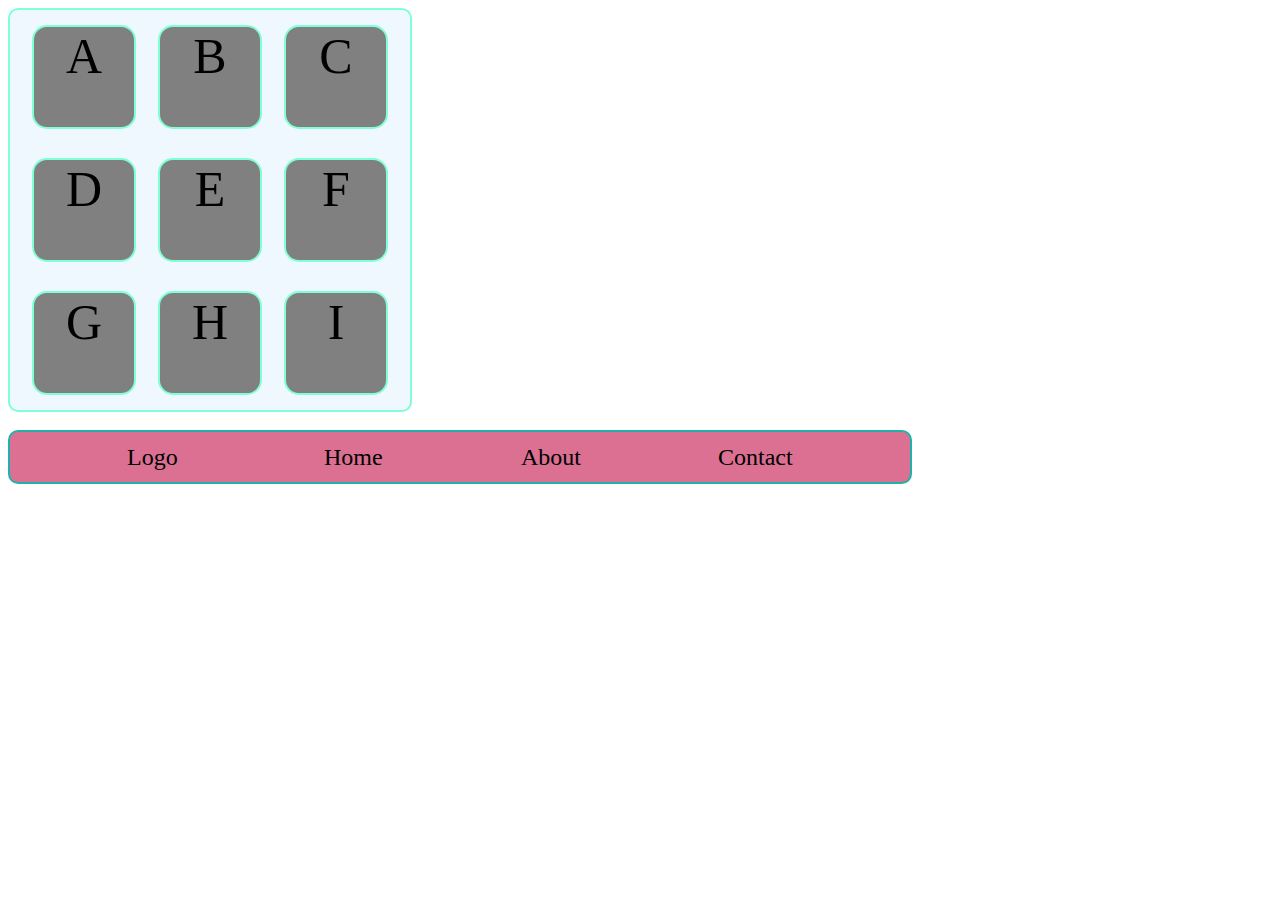
<file: Flexbox/index.html>
<!DOCTYPE html>
<html lang="en">
<head>
    <meta charset="UTF-8">
    <meta name="viewport" content="width=device-width, initial-scale=1.0">
    <title>Flexbox</title>
    <link rel="stylesheet" href="styles.css">
</head>
<body>
    <div id="container">
        <div class="box">A</div>
        <div class="box">B</div>
        <div class="box">C</div>
        <div class="box">D</div>
        <div class="box">E</div>
        <div class="box">F</div>
        <div class="box">G</div>
        <div class="box">H</div>
        <div class="box">I</div>
    </div>
    <br>
    <div id="navbar">
        <div class="option">Logo</div>
        <div class="option">Home</div>
        <div class="option">About</div>
        <div class="option">Contact</div>
    </div>
</body>
</html>
</file>
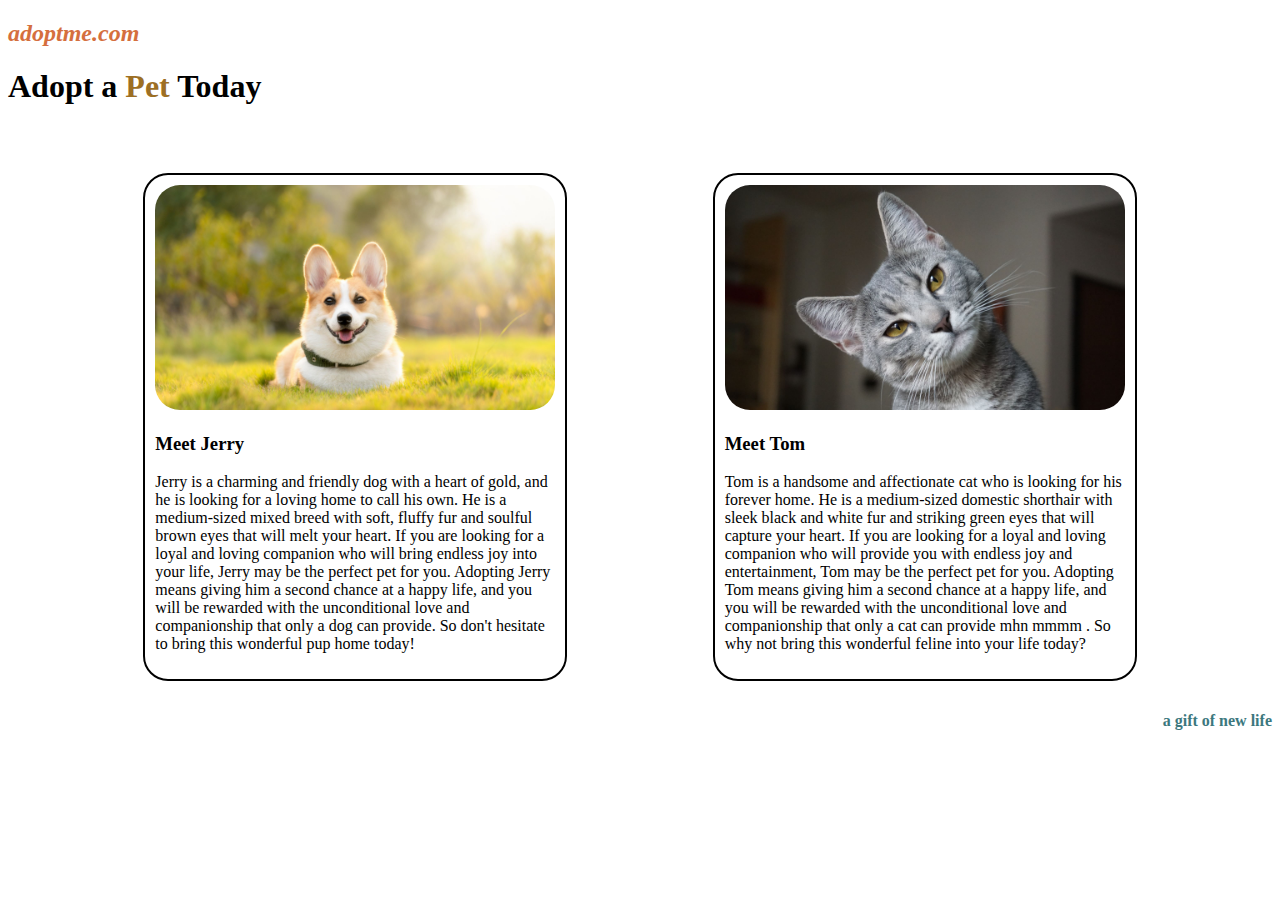
<file: Pet/index.html>
<!DOCTYPE html>
<html lang="en">
  <head>
    <meta charset="UTF-8" />
    <meta http-equiv="X-UA-Compatible" content="IE=edge" />
    <meta name="viewport" content="width=device-width, initial-scale=1.0" />
    <title>CSS</title>
    <link rel="stylesheet" href="petAdoptionPage.css" />
  </head>
  <body>
    <h2><i>adoptme.com</i></h2>
    <h1>Adopt a <span>Pet</span> Today</h1>
    <br /><br />
    <div id="pets">
      <div class="card">
        <img src="dog.jpg" alt="jerry" />
        <h3>Meet Jerry</h3>
        <p>
          Jerry is a charming and friendly dog with a heart of gold, and he is
          looking for a loving home to call his own. He is a medium-sized mixed
          breed with soft, fluffy fur and soulful brown eyes that will melt your
          heart. If you are looking for a loyal and loving companion who will
          bring endless joy into your life, Jerry may be the perfect pet for
          you. Adopting Jerry means giving him a second chance at a happy life,
          and you will be rewarded with the unconditional love and companionship
          that only a dog can provide. So don't hesitate to bring this wonderful
          pup home today!
        </p>
      </div>
      <div class="card">
        <img src="cat.jpg" alt="tom" />
        <h3>Meet Tom</h3>
        <p>
          Tom is a handsome and affectionate cat who is looking for his forever
          home. He is a medium-sized domestic shorthair with sleek black and
          white fur and striking green eyes that will capture your heart. If you
          are looking for a loyal and loving companion who will provide you with
          endless joy and entertainment, Tom may be the perfect pet for you.
          Adopting Tom means giving him a second chance at a happy life, and you
          will be rewarded with the unconditional love and companionship that
          only a cat can provide mhn mmmm . So why not bring this wonderful
          feline into your life today?
        </p>
      </div>
    </div>
    <h4>a gift of new life</h4>
  </body>
</html>
</file>
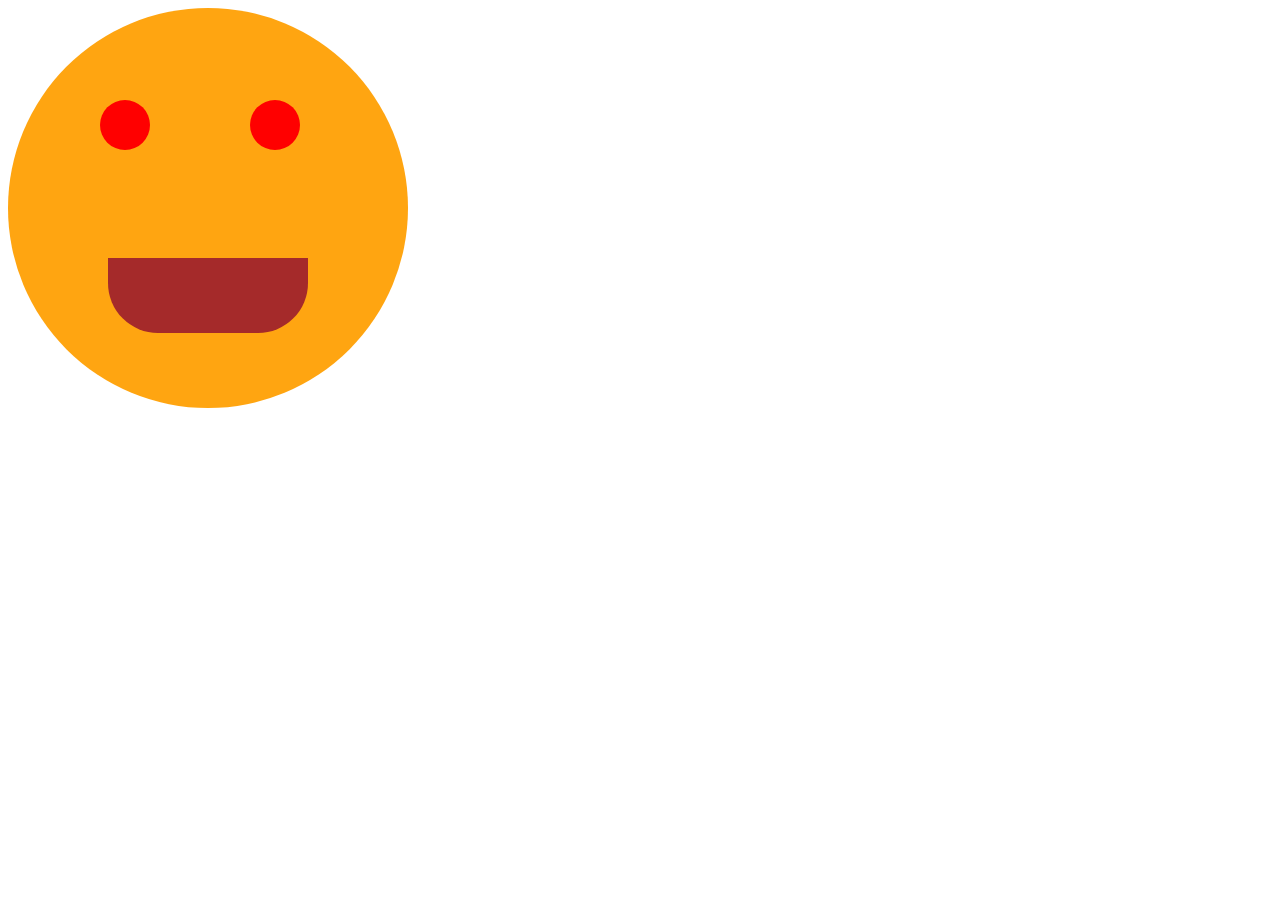
<file: Positioning in CSS/index.html>
<!DOCTYPE html>
<html lang="en">
<head>
  <meta charset="UTF-8">
  <meta name="viewport" content="width=device-width, initial-scale=1.0">
  <title>Smiley-Face</title>
  <link rel="stylesheet" href="styles.css">
</head>
<body>
  <div class="face">
    <div class="mouth"></div>
    <div class="eye">
      <div class="left-eye"></div>
      <div class="right-eye"></div>
    </div>
  </div>
</body>
</html>
</file>
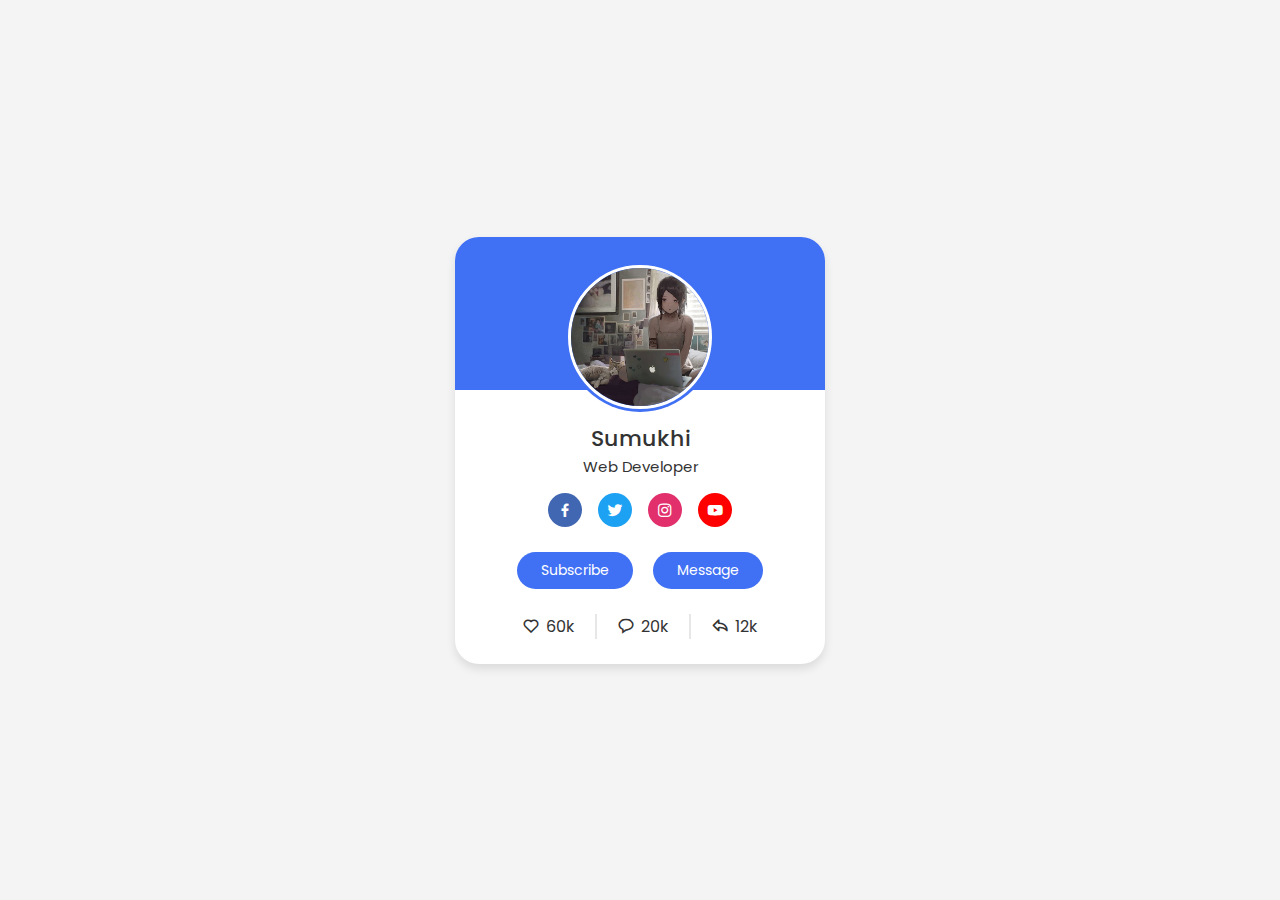
<file: Profile Card/index.html>
<html lang="en"><head>
    <meta charset="UTF-8">
    <meta http-equiv="X-UA-Compatible" content="IE=edge">
    <meta name="viewport" content="width=device-width, initial-scale=1.0">
    <title>Profile Card UI Design</title>

    <!-- CSS -->
    <link rel="stylesheet" href="styles.css">

    <!-- Boxicons CSS -->
    <link href="https://unpkg.com/boxicons@2.1.2/css/boxicons.min.css" rel="stylesheet">
  </head>
  <body>
    <div class="profile-card">
      <div class="image">
        <img src="image.jpg" alt="" class="profile-img">
      </div>

      <div class="text-data">
        <span class="name">Sumukhi</span>
        <span class="job">Web Developer</span>
      </div>

      <div class="media-buttons">
        <a href="https://www.facebook.com" style="background: #4267b2" class="link">
          <i class="bx bxl-facebook"></i>
        </a>
        <a href="https://www.twitter.com" style="background: #1da1f2" class="link">
          <i class="bx bxl-twitter"></i>
        </a>
        <a href="https://www.instagram.com" style="background: #e1306c" class="link">
          <i class="bx bxl-instagram"></i>
        </a>
        <a href="https://www.youtube.com" style="background: #ff0000" class="link">
          <i class="bx bxl-youtube"></i>
        </a>
      </div>

      <div class="buttons">
        <button class="button">Subscribe</button>
        <button class="button">Message</button>
      </div>

      <div class="analytics">
        <div class="data">
          <i class="bx bx-heart"></i>
          <span class="number">60k</span>
        </div>
        <div class="data">
          <i class="bx bx-message-rounded"></i>
          <span class="number">20k</span>
        </div>
        <div class="data">
          <i class="bx bx-share"></i>
          <span class="number">12k</span>
        </div>
      </div>
    </div>
  

</body></html>
</file>
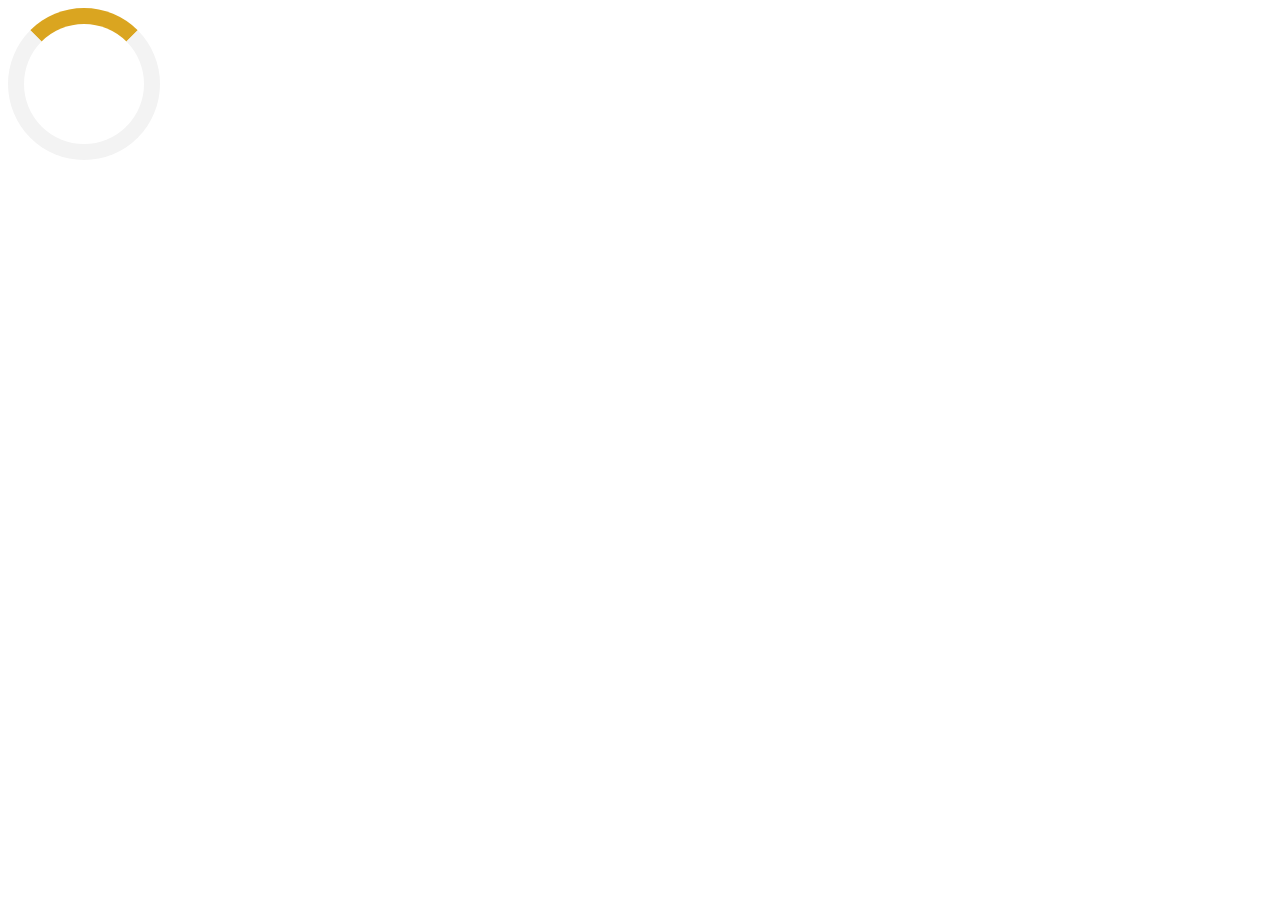
<file: Loading/loader.html>
<!DOCTYPE html>
<html lang="en">
<head>
    <meta charset="UTF-8">
    <meta name="viewport" content="width=device-width, initial-scale=1.0">
    <title>Loader</title>
    <link rel="stylesheet" href="loader.css">
</head>
<body>
    <div class="loader"></div>
</body>
</html>
</file>
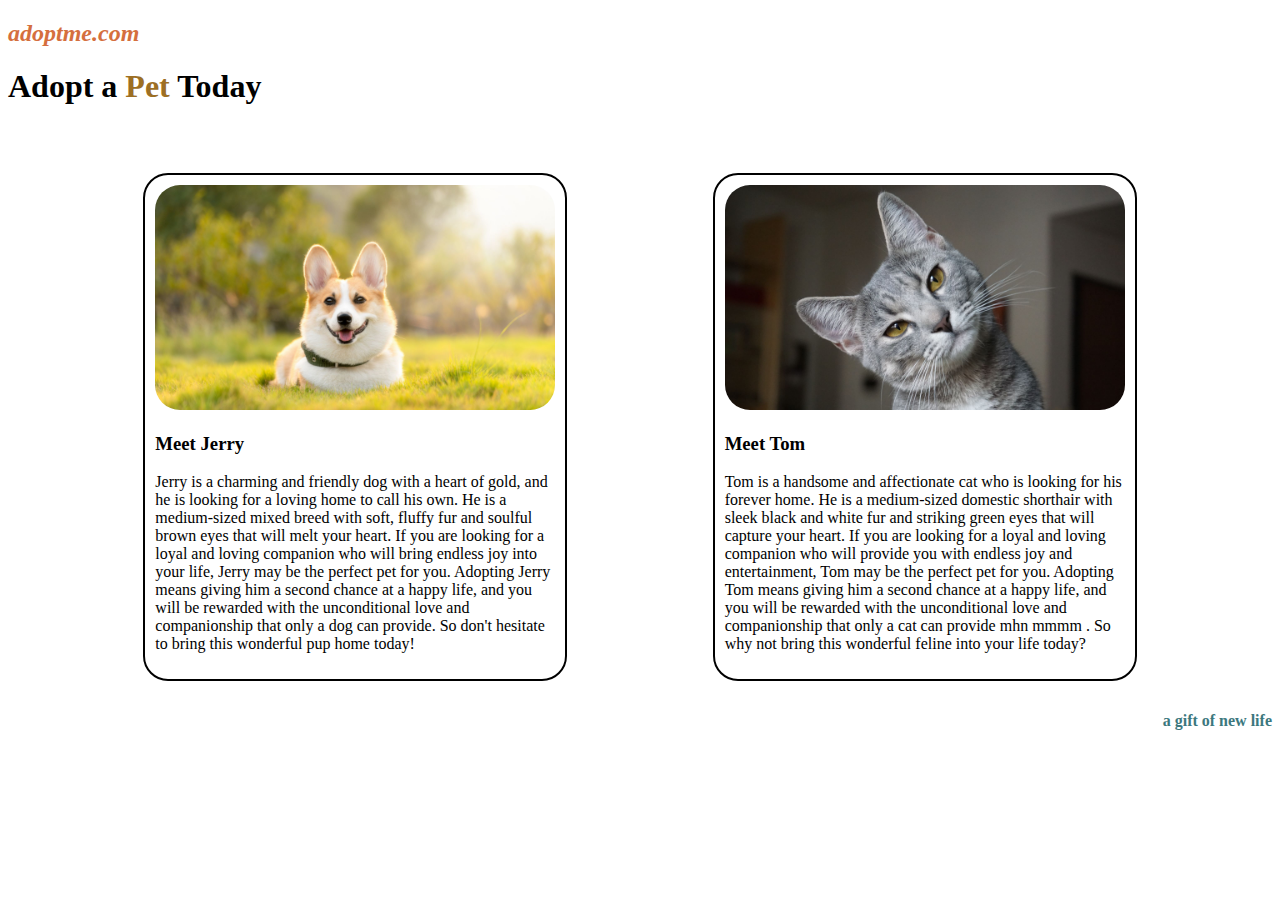
<file: Pet/petAdoptionPage.html>
<!DOCTYPE html>
<html lang="en">
  <head>
    <meta charset="UTF-8" />
    <meta http-equiv="X-UA-Compatible" content="IE=edge" />
    <meta name="viewport" content="width=device-width, initial-scale=1.0" />
    <title>CSS</title>
    <link rel="stylesheet" href="petAdoptionPage.css" />
  </head>
  <body>
    <h2><i>adoptme.com</i></h2>
    <h1>Adopt a <span>Pet</span> Today</h1>
    <br /><br />
    <div id="pets">
      <div class="card">
        <img src="dog.jpg" alt="jerry" />
        <h3>Meet Jerry</h3>
        <p>
          Jerry is a charming and friendly dog with a heart of gold, and he is
          looking for a loving home to call his own. He is a medium-sized mixed
          breed with soft, fluffy fur and soulful brown eyes that will melt your
          heart. If you are looking for a loyal and loving companion who will
          bring endless joy into your life, Jerry may be the perfect pet for
          you. Adopting Jerry means giving him a second chance at a happy life,
          and you will be rewarded with the unconditional love and companionship
          that only a dog can provide. So don't hesitate to bring this wonderful
          pup home today!
        </p>
      </div>
      <div class="card">
        <img src="cat.jpg" alt="tom" />
        <h3>Meet Tom</h3>
        <p>
          Tom is a handsome and affectionate cat who is looking for his forever
          home. He is a medium-sized domestic shorthair with sleek black and
          white fur and striking green eyes that will capture your heart. If you
          are looking for a loyal and loving companion who will provide you with
          endless joy and entertainment, Tom may be the perfect pet for you.
          Adopting Tom means giving him a second chance at a happy life, and you
          will be rewarded with the unconditional love and companionship that
          only a cat can provide mhn mmmm . So why not bring this wonderful
          feline into your life today?
        </p>
      </div>
    </div>
    <h4>a gift of new life</h4>
  </body>
</html>
</file>
<file: Flexbox/styles.css>
#container{
    height: 400px;
    width: 400px;
    background-color: aliceblue;
    display: flex;
    border: 2px solid aquamarine;
    border-radius: 10px;
    flex-wrap: wrap;
    justify-content: space-evenly;
    align-items: center;
}
.box{
    height: 100px;
    width: 100px;
    background-color: grey;
    border: 2px solid aquamarine;
    border-radius: 15px;
    text-align: center;
    font-size: 50px;
}




#navbar{
    height: 50px;
    width: 900px;
    background-color: palevioletred;
    border: 2px solid lightseagreen;
    border-radius: 10px;
    display: flex;
    justify-content: space-evenly;

}
.option{
    height: 50px; 
    width: 80px;
    font-size: 24px;
    line-height: 50px;
    border-radius: 10px; 
    margin-left: 5px;
}
</file>
<file: Pet/petAdoptionPage.css>
.card {
    width: 400px;
    border: 2px solid black;
    border-radius: 25px;
    padding: 10px;
    margin: 10px;
  }
  
  img {
    width: 100%;
    border-radius: 25px;
  }
  
  h2 {
    color: #d56f3e;
  }
  
  span {
    color: #9d6f24;
  }
  
  h4 {
    text-align: right;
    color: #3c787e;
  }
  
  #pets {
    display: flex;
    justify-content: space-evenly;
  }
  @media (max-width: 375px){
    #pets{
        flex-wrap: wrap;
    }
  }
</file>
<file: Positioning in CSS/styles.css>
.face{
    height: 400px;
    width: 400px;
    background-color: #ffa511;
    border-radius: 50%;
}
.mouth{
    height: 75px;
    width: 200px;
    background-color: brown;
    border-radius: 0 0 50px 50px;
    position: relative;
    top: 250px;
    left: 100px;
}
.left-eye,.right-eye{
    height: 50px;
    width: 50px;
    background-color: red;
    border-radius: 50%;
    display: inline-block;
    position: absolute;
    left: 100px;
    top: 100px;
}
.right-eye{

    left: 250px;

}
</file>
<file: Profile Card/styles.css>
/* Google Fonts - Poppins */
@import url("https://fonts.googleapis.com/css2?family=Poppins:wght@300;400;500;600&display=swap");

* {
  margin: 0;
  padding: 0;
  box-sizing: border-box;
  font-family: "Poppins", sans-serif;
}
body {
  height: 100vh;
  display: flex;
  align-items: center;
  justify-content: center;
  background-color: #f4f4f4;
}
.profile-card {
  display: flex;
  flex-direction: column;
  align-items: center;
  max-width: 370px;
  width: 100%;
  background: #fff;
  border-radius: 24px;
  padding: 25px;
  box-shadow: 0 5px 10px rgba(0, 0, 0, 0.1);
  position: relative;
}
.profile-card::before {
  content: "";
  position: absolute;
  top: 0;
  left: 0;
  height: 36%;
  width: 100%;
  border-radius: 24px 24px 0 0;
  background-color: #4070f4;
}
.image {
  position: relative;
  height: 150px;
  width: 150px;
  border-radius: 50%;
  background-color: #4070f4;
  padding: 3px;
  margin-bottom: 10px;
}
.image .profile-img {
  height: 100%;
  width: 100%;
  object-fit: cover;
  border-radius: 50%;
  border: 3px solid #fff;
}
.profile-card .text-data {
  display: flex;
  flex-direction: column;
  align-items: center;
  color: #333;
}
.text-data .name {
  font-size: 22px;
  font-weight: 500;
}
.text-data .job {
  font-size: 15px;
  font-weight: 400;
}
.profile-card .media-buttons {
  display: flex;
  align-items: center;
  margin-top: 15px;
}
.media-buttons .link {
  display: flex;
  align-items: center;
  justify-content: center;
  color: #fff;
  font-size: 18px;
  height: 34px;
  width: 34px;
  border-radius: 50%;
  margin: 0 8px;
  background-color: #4070f4;
  text-decoration: none;
}
.profile-card .buttons {
  display: flex;
  align-items: center;
  margin-top: 25px;
}
.buttons .button {
  color: #fff;
  font-size: 14px;
  font-weight: 400;
  border: none;
  border-radius: 24px;
  margin: 0 10px;
  padding: 8px 24px;
  background-color: #4070f4;
  cursor: pointer;
  transition: all 0.3s ease;
}
.buttons .button:hover {
  background-color: #0e4bf1;
}
.profile-card .analytics {
  display: flex;
  align-items: center;
  margin-top: 25px;
}
.analytics .data {
  display: flex;
  align-items: center;
  color: #333;
  padding: 0 20px;
  border-right: 2px solid #e7e7e7;
}
.data i {
  font-size: 18px;
  margin-right: 6px;
}
.data:last-child {
  border-right: none;
}
.bx-heart:hover {
  color: red;
}
</file>
<file: Loading/loader.css>
.loader{
    border: 16px solid #f3f3f3;
    border-top: 16px solid goldenrod;
    border-radius: 50%;
    width: 120px;
    height: 120px;
    animation: spin 2s linear infinite;
}
@keyframes spin{
    0%{
        transform: rotate(0deg);
    }
    100%{
        transform: rotate(360deg);
    }
}
</file>
